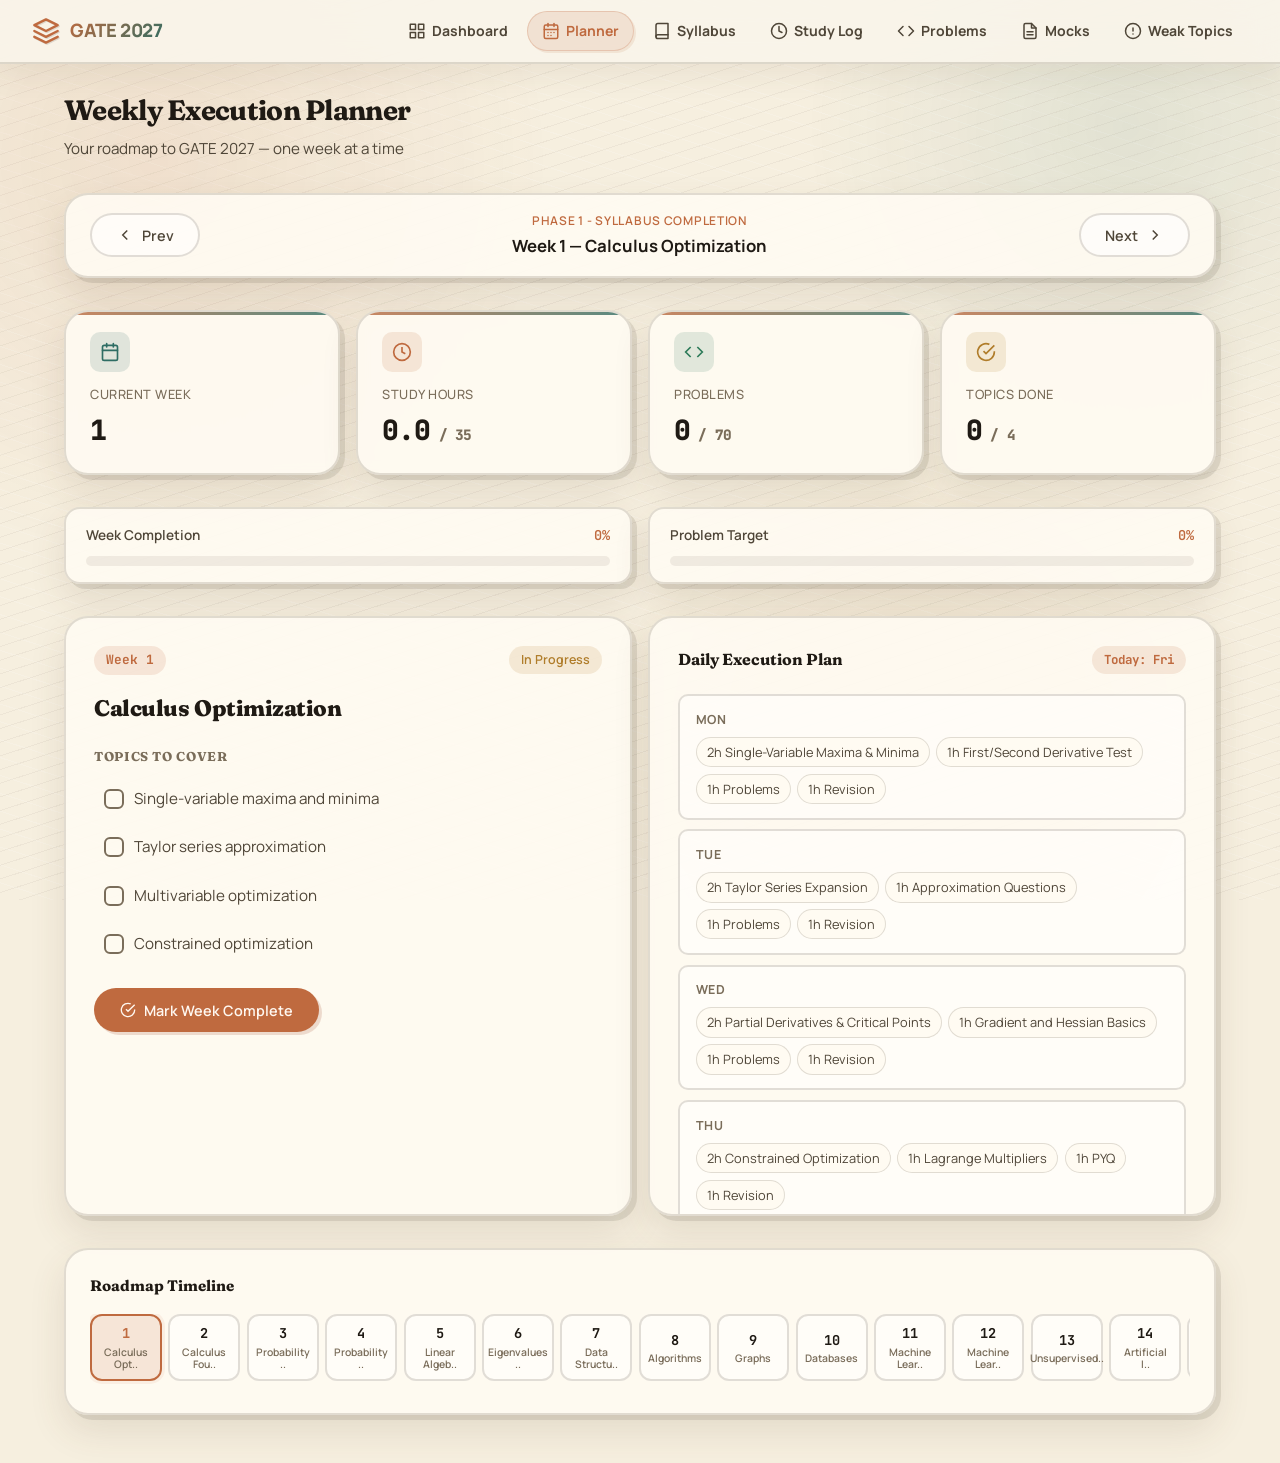
<file: planner.html>
<!DOCTYPE html>
<html lang="en">
<head>
  <meta charset="UTF-8">
  <meta name="viewport" content="width=device-width, initial-scale=1.0">
  <title>Weekly Planner - GATE 2027</title>
  <link rel="stylesheet" href="css/style.css">
</head>
<body>
  <nav class="navbar">
    <a href="index.html" class="navbar-brand">
      <svg viewBox="0 0 24 24" fill="none" stroke="currentColor" stroke-width="2" stroke-linecap="round" stroke-linejoin="round"><path d="M12 2L2 7l10 5 10-5-10-5z"/><path d="M2 17l10 5 10-5"/><path d="M2 12l10 5 10-5"/></svg>
      <span>GATE 2027</span>
    </a>
    <ul class="nav-links" id="navLinks">
      <li><a href="index.html">
        <svg viewBox="0 0 24 24" fill="none" stroke="currentColor" stroke-width="2" stroke-linecap="round" stroke-linejoin="round"><rect x="3" y="3" width="7" height="7"/><rect x="14" y="3" width="7" height="7"/><rect x="3" y="14" width="7" height="7"/><rect x="14" y="14" width="7" height="7"/></svg>
        Dashboard</a></li>
      <li><a href="planner.html" class="active">
        <svg viewBox="0 0 24 24" fill="none" stroke="currentColor" stroke-width="2" stroke-linecap="round" stroke-linejoin="round"><rect x="3" y="4" width="18" height="18" rx="2" ry="2"/><line x1="16" y1="2" x2="16" y2="6"/><line x1="8" y1="2" x2="8" y2="6"/><line x1="3" y1="10" x2="21" y2="10"/><path d="M8 14h.01"/><path d="M12 14h.01"/><path d="M16 14h.01"/><path d="M8 18h.01"/><path d="M12 18h.01"/></svg>
        Planner</a></li>
      <li><a href="syllabus.html">
        <svg viewBox="0 0 24 24" fill="none" stroke="currentColor" stroke-width="2" stroke-linecap="round" stroke-linejoin="round"><path d="M4 19.5A2.5 2.5 0 0 1 6.5 17H20"/><path d="M6.5 2H20v20H6.5A2.5 2.5 0 0 1 4 19.5v-15A2.5 2.5 0 0 1 6.5 2z"/></svg>
        Syllabus</a></li>
      <li><a href="studylog.html">
        <svg viewBox="0 0 24 24" fill="none" stroke="currentColor" stroke-width="2" stroke-linecap="round" stroke-linejoin="round"><circle cx="12" cy="12" r="10"/><polyline points="12 6 12 12 16 14"/></svg>
        Study Log</a></li>
      <li><a href="problems.html">
        <svg viewBox="0 0 24 24" fill="none" stroke="currentColor" stroke-width="2" stroke-linecap="round" stroke-linejoin="round"><polyline points="16 18 22 12 16 6"/><polyline points="8 6 2 12 8 18"/></svg>
        Problems</a></li>
      <li><a href="mocks.html">
        <svg viewBox="0 0 24 24" fill="none" stroke="currentColor" stroke-width="2" stroke-linecap="round" stroke-linejoin="round"><path d="M14 2H6a2 2 0 0 0-2 2v16a2 2 0 0 0 2 2h12a2 2 0 0 0 2-2V8z"/><polyline points="14 2 14 8 20 8"/><line x1="16" y1="13" x2="8" y2="13"/><line x1="16" y1="17" x2="8" y2="17"/></svg>
        Mocks</a></li>
      <li><a href="weaktopics.html">
        <svg viewBox="0 0 24 24" fill="none" stroke="currentColor" stroke-width="2" stroke-linecap="round" stroke-linejoin="round"><circle cx="12" cy="12" r="10"/><line x1="12" y1="8" x2="12" y2="12"/><line x1="12" y1="16" x2="12.01" y2="16"/></svg>
        Weak Topics</a></li>
    </ul>
    <button class="hamburger" id="hamburger" aria-label="Toggle menu">
      <svg viewBox="0 0 24 24" fill="none" stroke="currentColor" stroke-width="2" stroke-linecap="round" stroke-linejoin="round"><line x1="3" y1="12" x2="21" y2="12"/><line x1="3" y1="6" x2="21" y2="6"/><line x1="3" y1="18" x2="21" y2="18"/></svg>
    </button>
  </nav>

  <main class="main-content">
    <div class="page-header animate-in">
      <h1>Weekly Execution Planner</h1>
      <p>Your roadmap to GATE 2027 — one week at a time</p>
    </div>

    <!-- Phase & Week Navigator -->
    <div class="planner-nav animate-in">
      <button class="btn btn-ghost" id="prevWeek" aria-label="Previous week">
        <svg viewBox="0 0 24 24" width="18" height="18" fill="none" stroke="currentColor" stroke-width="2"><polyline points="15 18 9 12 15 6"/></svg>
        Prev
      </button>
      <div class="planner-week-indicator">
        <div class="planner-phase-label" id="phaseLabel"></div>
        <div class="planner-week-label" id="weekLabel"></div>
      </div>
      <button class="btn btn-ghost" id="nextWeek" aria-label="Next week">
        Next
        <svg viewBox="0 0 24 24" width="18" height="18" fill="none" stroke="currentColor" stroke-width="2"><polyline points="9 18 15 12 9 6"/></svg>
      </button>
    </div>

    <!-- Week Status Cards -->
    <div class="stats-grid" style="grid-template-columns: repeat(4, 1fr);">
      <div class="stat-card animate-in">
        <div class="stat-icon blue">
          <svg viewBox="0 0 24 24" fill="none" stroke="currentColor" stroke-width="2" stroke-linecap="round" stroke-linejoin="round"><rect x="3" y="4" width="18" height="18" rx="2"/><line x1="16" y1="2" x2="16" y2="6"/><line x1="8" y1="2" x2="8" y2="6"/><line x1="3" y1="10" x2="21" y2="10"/></svg>
        </div>
        <div class="stat-label">Current Week</div>
        <div class="stat-value" id="currentWeekNum">--</div>
      </div>
      <div class="stat-card animate-in">
        <div class="stat-icon purple">
          <svg viewBox="0 0 24 24" fill="none" stroke="currentColor" stroke-width="2"><circle cx="12" cy="12" r="10"/><path d="M12 6v6l4 2"/></svg>
        </div>
        <div class="stat-label">Study Hours</div>
        <div class="stat-value"><span id="weekHoursDone">0</span><span style="font-size: 0.9rem; color: var(--text-muted);"> / 35</span></div>
      </div>
      <div class="stat-card animate-in">
        <div class="stat-icon green">
          <svg viewBox="0 0 24 24" fill="none" stroke="currentColor" stroke-width="2"><polyline points="16 18 22 12 16 6"/><polyline points="8 6 2 12 8 18"/></svg>
        </div>
        <div class="stat-label">Problems</div>
        <div class="stat-value"><span id="weekProbsDone">0</span><span style="font-size: 0.9rem; color: var(--text-muted);"> / <span id="weekProbsTarget">0</span></span></div>
      </div>
      <div class="stat-card animate-in">
        <div class="stat-icon yellow">
          <svg viewBox="0 0 24 24" fill="none" stroke="currentColor" stroke-width="2"><path d="M22 11.08V12a10 10 0 1 1-5.93-9.14"/><polyline points="22 4 12 14.01 9 11.01"/></svg>
        </div>
        <div class="stat-label">Topics Done</div>
        <div class="stat-value"><span id="weekTopicsDone">0</span><span style="font-size: 0.9rem; color: var(--text-muted);"> / <span id="weekTopicsTotal">0</span></span></div>
      </div>
    </div>

    <!-- Progress Bars -->
    <div class="planner-progress-section animate-in">
      <div class="planner-progress-item">
        <div class="planner-progress-header">
          <span>Week Completion</span>
          <span class="planner-progress-pct" id="weekCompletionPct">0%</span>
        </div>
        <div class="progress-bar-container" style="height: 10px;">
          <div class="progress-bar-fill" id="weekCompletionBar" style="width: 0%"></div>
        </div>
      </div>
      <div class="planner-progress-item">
        <div class="planner-progress-header">
          <span>Problem Target</span>
          <span class="planner-progress-pct" id="probCompletionPct">0%</span>
        </div>
        <div class="progress-bar-container" style="height: 10px;">
          <div class="progress-bar-fill" id="probCompletionBar" style="width: 0%; background: linear-gradient(90deg, #34d399, #38bdf8);"></div>
        </div>
      </div>
    </div>

    <!-- Main Planner Layout -->
    <div class="planner-grid">
      <!-- Focus Card -->
      <div class="planner-focus-card animate-in">
        <div class="planner-focus-header">
          <div class="planner-focus-week" id="focusWeekBadge">Week 1</div>
          <div class="planner-focus-status" id="focusStatus">In Progress</div>
        </div>
        <h2 class="planner-focus-title" id="focusTitle">Loading...</h2>
        <div class="planner-topics-section">
          <h4>Topics to Cover</h4>
          <ul class="planner-topic-list" id="topicChecklist"></ul>
        </div>
        <div class="form-actions" style="margin-top: 1.5rem;">
          <button class="btn btn-primary" id="markCompleteBtn">
            <svg viewBox="0 0 24 24" width="16" height="16" fill="none" stroke="currentColor" stroke-width="2"><path d="M22 11.08V12a10 10 0 1 1-5.93-9.14"/><polyline points="22 4 12 14.01 9 11.01"/></svg>
            Mark Week Complete
          </button>
        </div>
      </div>

      <!-- Daily Execution Plan -->
      <div class="planner-daily-card animate-in">
        <div class="planner-daily-header">
          <h3>Daily Execution Plan</h3>
          <div class="planner-today-badge" id="todayBadge"></div>
        </div>
        <div class="planner-daily-list" id="dailyPlanList"></div>
      </div>
    </div>

    <!-- Week Timeline -->
    <div class="planner-timeline animate-in">
      <h3>Roadmap Timeline</h3>
      <div class="timeline-strip" id="timelineStrip"></div>
    </div>
  </main>

  <div class="toast" id="toast"></div>

  <script src="js/planner.js"></script>
  <script>
    document.getElementById('hamburger').addEventListener('click', function() {
      document.getElementById('navLinks').classList.toggle('open');
    });
  </script>
</body>
</html>
</file>
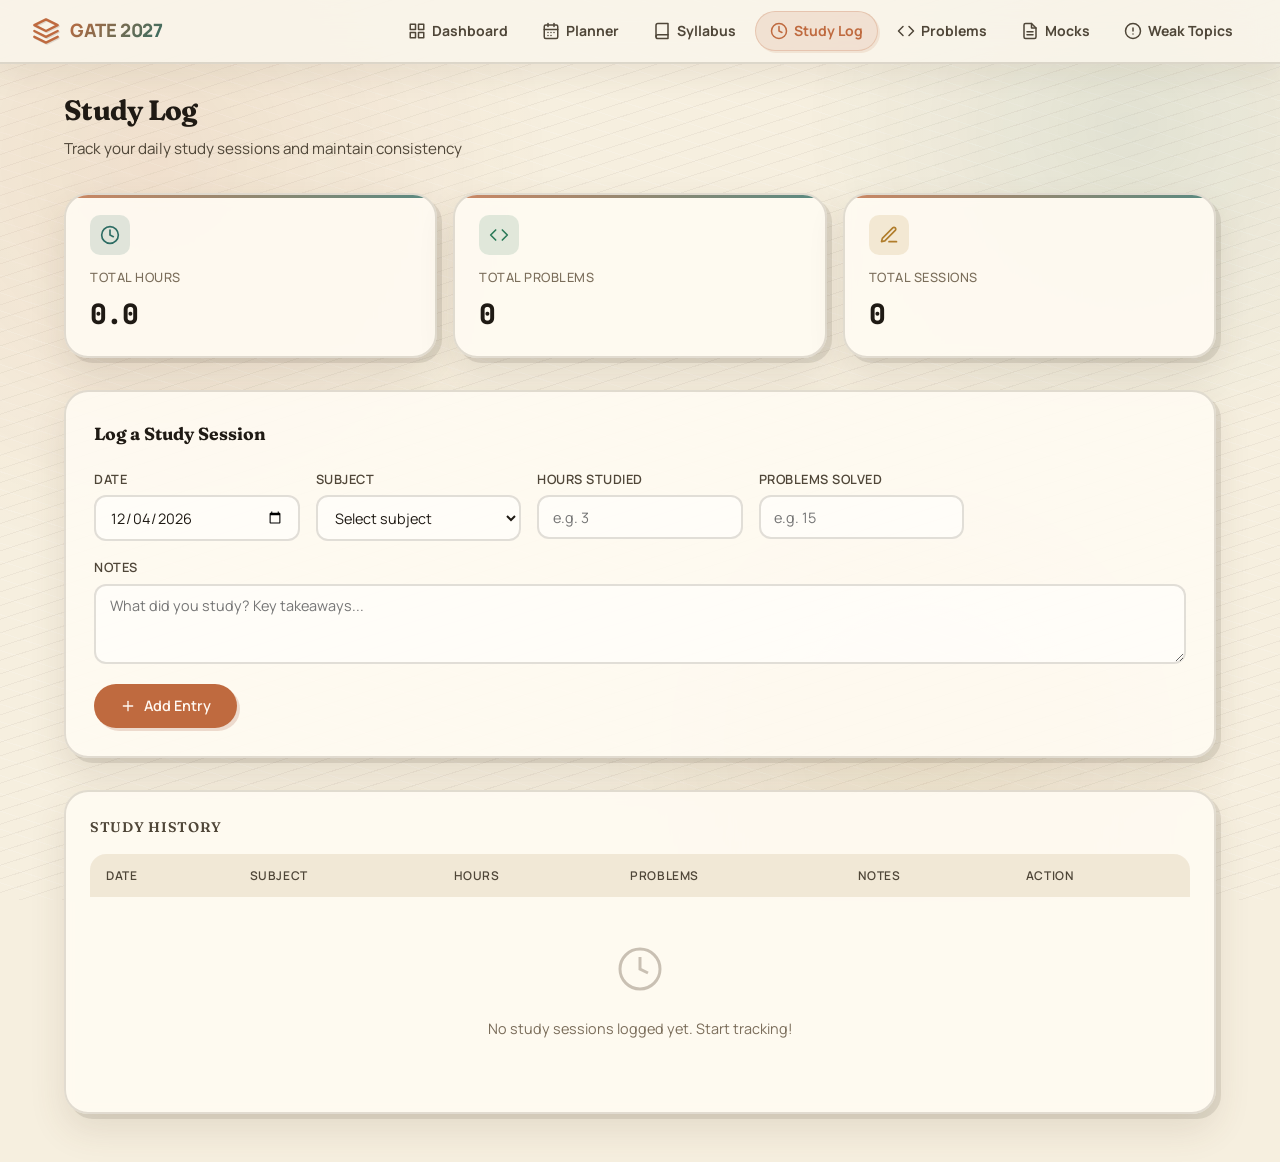
<file: studylog.html>
<!DOCTYPE html>
<html lang="en">
<head>
  <meta charset="UTF-8">
  <meta name="viewport" content="width=device-width, initial-scale=1.0">
  <title>Study Log - GATE 2027</title>
  <link rel="stylesheet" href="css/style.css">
</head>
<body>
  <nav class="navbar">
    <a href="index.html" class="navbar-brand">
      <svg viewBox="0 0 24 24" fill="none" stroke="currentColor" stroke-width="2" stroke-linecap="round" stroke-linejoin="round"><path d="M12 2L2 7l10 5 10-5-10-5z"/><path d="M2 17l10 5 10-5"/><path d="M2 12l10 5 10-5"/></svg>
      <span>GATE 2027</span>
    </a>
    <ul class="nav-links" id="navLinks">
      <li><a href="index.html">
        <svg viewBox="0 0 24 24" fill="none" stroke="currentColor" stroke-width="2" stroke-linecap="round" stroke-linejoin="round"><rect x="3" y="3" width="7" height="7"/><rect x="14" y="3" width="7" height="7"/><rect x="3" y="14" width="7" height="7"/><rect x="14" y="14" width="7" height="7"/></svg>
        Dashboard</a></li>
      <li><a href="planner.html">
        <svg viewBox="0 0 24 24" fill="none" stroke="currentColor" stroke-width="2" stroke-linecap="round" stroke-linejoin="round"><rect x="3" y="4" width="18" height="18" rx="2" ry="2"/><line x1="16" y1="2" x2="16" y2="6"/><line x1="8" y1="2" x2="8" y2="6"/><line x1="3" y1="10" x2="21" y2="10"/><path d="M8 14h.01"/><path d="M12 14h.01"/><path d="M16 14h.01"/><path d="M8 18h.01"/><path d="M12 18h.01"/></svg>
        Planner</a></li>
      <li><a href="syllabus.html">
        <svg viewBox="0 0 24 24" fill="none" stroke="currentColor" stroke-width="2" stroke-linecap="round" stroke-linejoin="round"><path d="M4 19.5A2.5 2.5 0 0 1 6.5 17H20"/><path d="M6.5 2H20v20H6.5A2.5 2.5 0 0 1 4 19.5v-15A2.5 2.5 0 0 1 6.5 2z"/></svg>
        Syllabus</a></li>
      <li><a href="studylog.html" class="active">
        <svg viewBox="0 0 24 24" fill="none" stroke="currentColor" stroke-width="2" stroke-linecap="round" stroke-linejoin="round"><circle cx="12" cy="12" r="10"/><polyline points="12 6 12 12 16 14"/></svg>
        Study Log</a></li>
      <li><a href="problems.html">
        <svg viewBox="0 0 24 24" fill="none" stroke="currentColor" stroke-width="2" stroke-linecap="round" stroke-linejoin="round"><polyline points="16 18 22 12 16 6"/><polyline points="8 6 2 12 8 18"/></svg>
        Problems</a></li>
      <li><a href="mocks.html">
        <svg viewBox="0 0 24 24" fill="none" stroke="currentColor" stroke-width="2" stroke-linecap="round" stroke-linejoin="round"><path d="M14 2H6a2 2 0 0 0-2 2v16a2 2 0 0 0 2 2h12a2 2 0 0 0 2-2V8z"/><polyline points="14 2 14 8 20 8"/><line x1="16" y1="13" x2="8" y2="13"/><line x1="16" y1="17" x2="8" y2="17"/></svg>
        Mocks</a></li>
      <li><a href="weaktopics.html">
        <svg viewBox="0 0 24 24" fill="none" stroke="currentColor" stroke-width="2" stroke-linecap="round" stroke-linejoin="round"><circle cx="12" cy="12" r="10"/><line x1="12" y1="8" x2="12" y2="12"/><line x1="12" y1="16" x2="12.01" y2="16"/></svg>
        Weak Topics</a></li>
    </ul>
    <button class="hamburger" id="hamburger" aria-label="Toggle menu">
      <svg viewBox="0 0 24 24" fill="none" stroke="currentColor" stroke-width="2" stroke-linecap="round" stroke-linejoin="round"><line x1="3" y1="12" x2="21" y2="12"/><line x1="3" y1="6" x2="21" y2="6"/><line x1="3" y1="18" x2="21" y2="18"/></svg>
    </button>
  </nav>

  <main class="main-content">
    <div class="page-header animate-in">
      <h1>Study Log</h1>
      <p>Track your daily study sessions and maintain consistency</p>
    </div>

    <div class="stats-grid" style="grid-template-columns: repeat(3, 1fr);">
      <div class="stat-card animate-in">
        <div class="stat-icon blue">
          <svg viewBox="0 0 24 24" fill="none" stroke="currentColor" stroke-width="2" stroke-linecap="round" stroke-linejoin="round"><circle cx="12" cy="12" r="10"/><polyline points="12 6 12 12 16 14"/></svg>
        </div>
        <div class="stat-label">Total Hours</div>
        <div class="stat-value" id="totalHours">0</div>
      </div>
      <div class="stat-card animate-in">
        <div class="stat-icon green">
          <svg viewBox="0 0 24 24" fill="none" stroke="currentColor" stroke-width="2" stroke-linecap="round" stroke-linejoin="round"><polyline points="16 18 22 12 16 6"/><polyline points="8 6 2 12 8 18"/></svg>
        </div>
        <div class="stat-label">Total Problems</div>
        <div class="stat-value" id="totalProblems">0</div>
      </div>
      <div class="stat-card animate-in">
        <div class="stat-icon yellow">
          <svg viewBox="0 0 24 24" fill="none" stroke="currentColor" stroke-width="2" stroke-linecap="round" stroke-linejoin="round"><path d="M12 20h9"/><path d="M16.5 3.5a2.121 2.121 0 0 1 3 3L7 19l-4 1 1-4 12.5-12.5z"/></svg>
        </div>
        <div class="stat-label">Total Sessions</div>
        <div class="stat-value" id="totalSessions">0</div>
      </div>
    </div>

    <div class="form-card animate-in">
      <h3>Log a Study Session</h3>
      <form id="studyForm">
        <div class="form-grid">
          <div class="form-group">
            <label for="logDate">Date</label>
            <input type="date" id="logDate" required>
          </div>
          <div class="form-group">
            <label for="logSubject">Subject</label>
            <select id="logSubject" required>
              <option value="">Select subject</option>
              <option value="Probability & Statistics">Probability & Statistics</option>
              <option value="Linear Algebra">Linear Algebra</option>
              <option value="Calculus & Optimization">Calculus & Optimization</option>
              <option value="Programming, DSA">Programming, DSA</option>
              <option value="DBMS & Warehousing">DBMS & Warehousing</option>
              <option value="Machine Learning">Machine Learning</option>
              <option value="Artificial Intelligence">Artificial Intelligence</option>
            </select>
          </div>
          <div class="form-group">
            <label for="logHours">Hours Studied</label>
            <input type="number" id="logHours" min="0" max="24" step="0.5" placeholder="e.g. 3" required>
          </div>
          <div class="form-group">
            <label for="logProblems">Problems Solved</label>
            <input type="number" id="logProblems" min="0" placeholder="e.g. 15" required>
          </div>
          <div class="form-group full-width">
            <label for="logNotes">Notes</label>
            <textarea id="logNotes" placeholder="What did you study? Key takeaways..."></textarea>
          </div>
        </div>
        <div class="form-actions">
          <button type="submit" class="btn btn-primary">
            <svg viewBox="0 0 24 24" width="16" height="16" fill="none" stroke="currentColor" stroke-width="2" stroke-linecap="round" stroke-linejoin="round"><line x1="12" y1="5" x2="12" y2="19"/><line x1="5" y1="12" x2="19" y2="12"/></svg>
            Add Entry
          </button>
        </div>
      </form>
    </div>

    <div class="card animate-in">
      <div class="card-header">
        <h3 class="card-title">Study History</h3>
      </div>
      <div class="table-wrapper">
        <table>
          <thead>
            <tr>
              <th>Date</th>
              <th>Subject</th>
              <th>Hours</th>
              <th>Problems</th>
              <th>Notes</th>
              <th>Action</th>
            </tr>
          </thead>
          <tbody id="logTableBody">
          </tbody>
        </table>
        <div class="empty-state" id="emptyState">
          <svg viewBox="0 0 24 24" fill="none" stroke="currentColor" stroke-width="1.5"><circle cx="12" cy="12" r="10"/><polyline points="12 6 12 12 16 14"/></svg>
          <p>No study sessions logged yet. Start tracking!</p>
        </div>
      </div>
    </div>
  </main>

  <div class="toast" id="toast"></div>

  <script src="js/studylog.js"></script>
  <script>
    document.getElementById('hamburger').addEventListener('click', function() {
      document.getElementById('navLinks').classList.toggle('open');
    });
  </script>
</body>
</html>
</file>
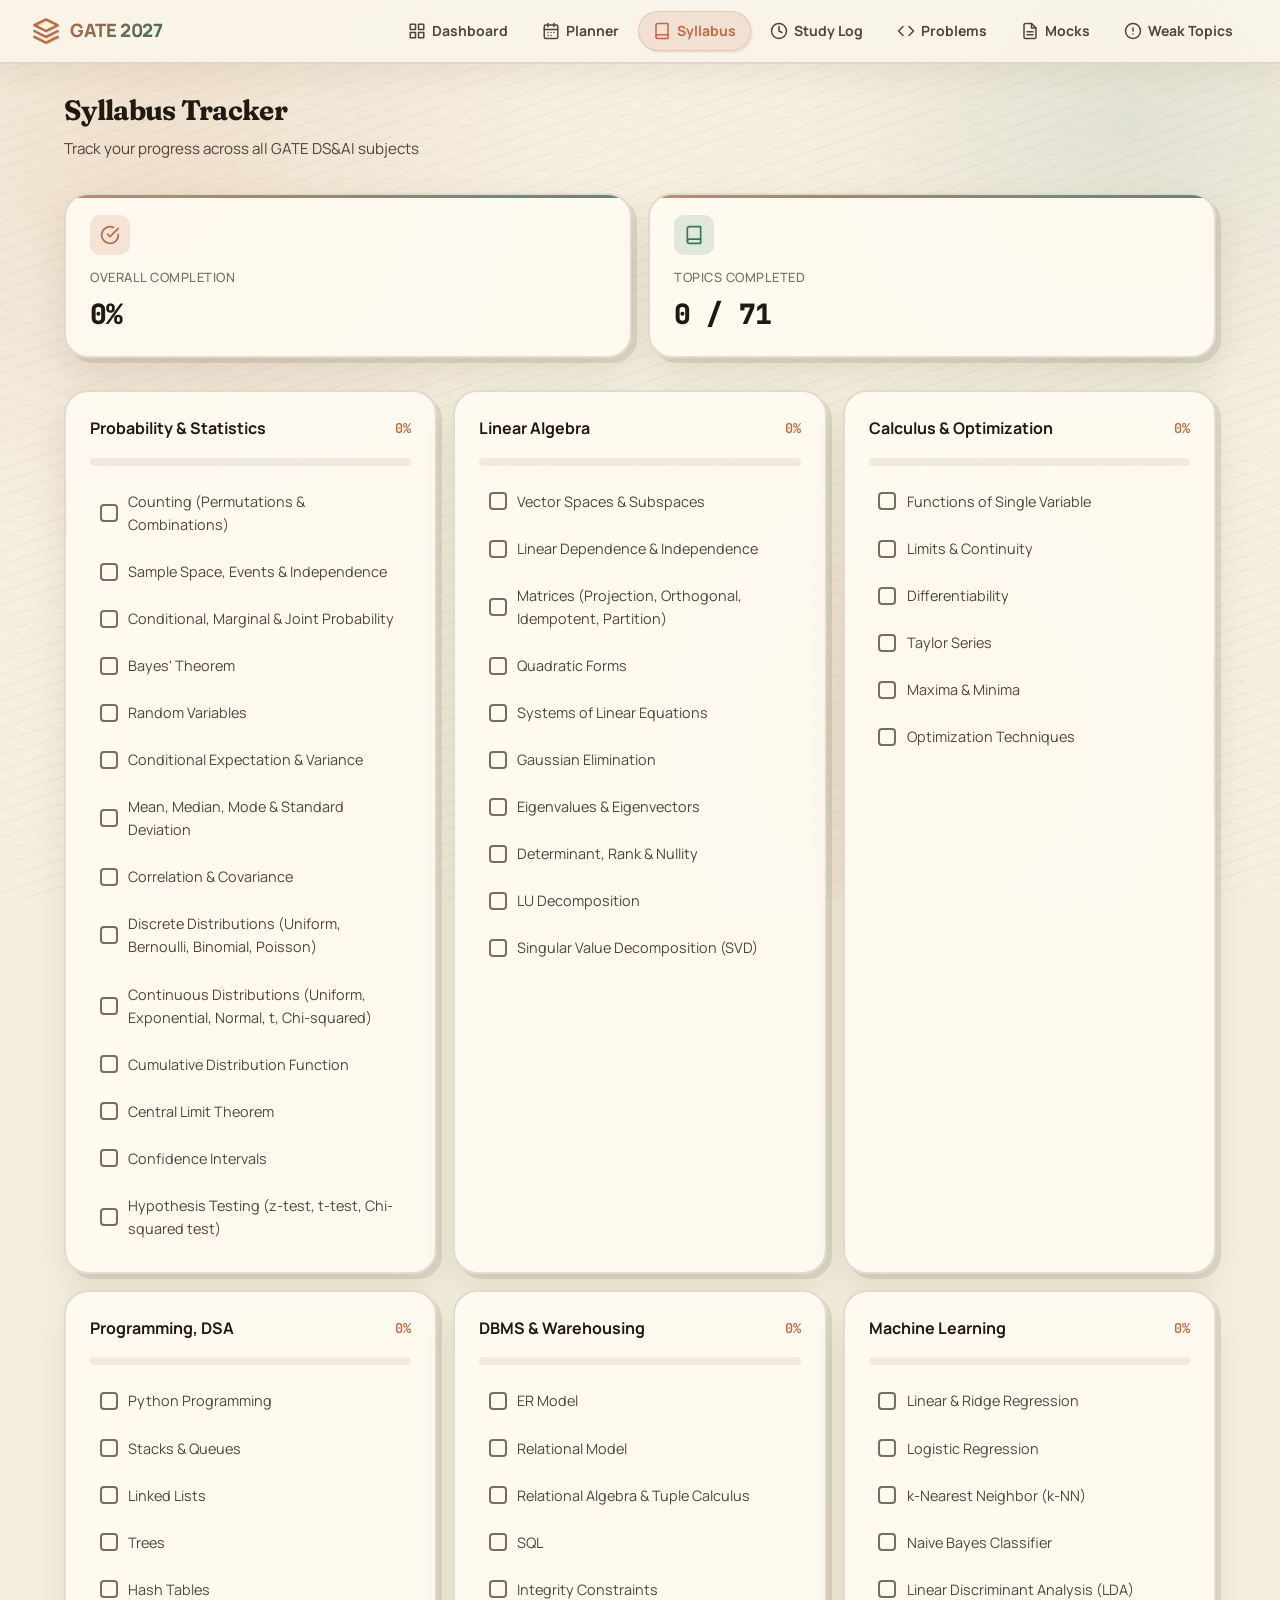
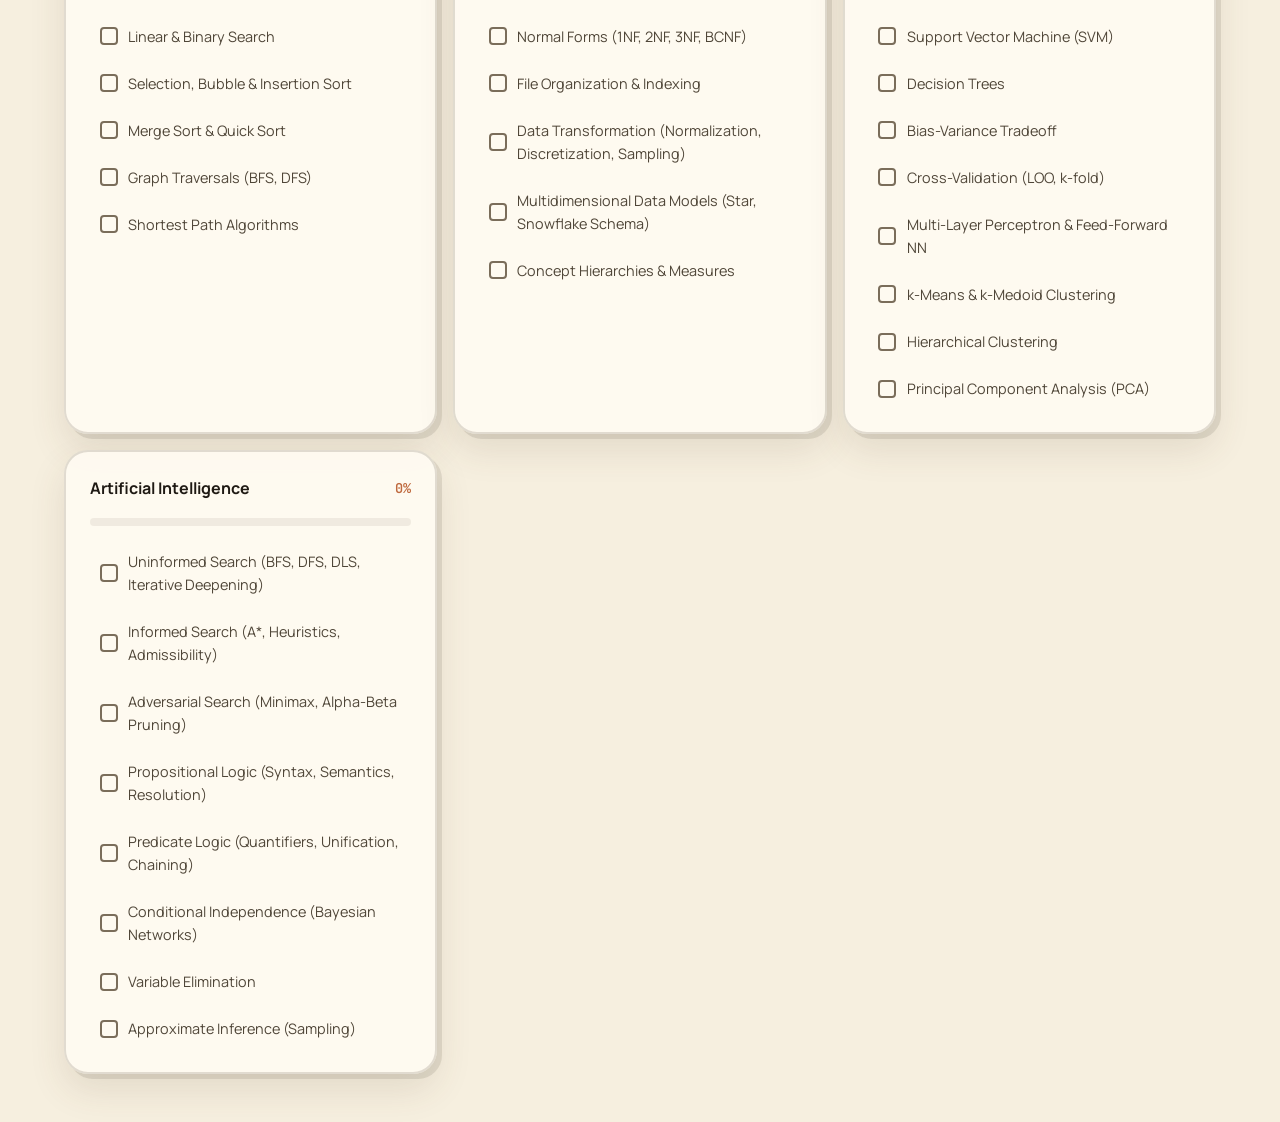
<file: syllabus.html>
<!DOCTYPE html>
<html lang="en">
<head>
  <meta charset="UTF-8">
  <meta name="viewport" content="width=device-width, initial-scale=1.0">
  <title>Syllabus Tracker - GATE 2027</title>
  <link rel="stylesheet" href="css/style.css">
</head>
<body>
  <nav class="navbar">
    <a href="index.html" class="navbar-brand">
      <svg viewBox="0 0 24 24" fill="none" stroke="currentColor" stroke-width="2" stroke-linecap="round" stroke-linejoin="round"><path d="M12 2L2 7l10 5 10-5-10-5z"/><path d="M2 17l10 5 10-5"/><path d="M2 12l10 5 10-5"/></svg>
      <span>GATE 2027</span>
    </a>
    <ul class="nav-links" id="navLinks">
      <li><a href="index.html">
        <svg viewBox="0 0 24 24" fill="none" stroke="currentColor" stroke-width="2" stroke-linecap="round" stroke-linejoin="round"><rect x="3" y="3" width="7" height="7"/><rect x="14" y="3" width="7" height="7"/><rect x="3" y="14" width="7" height="7"/><rect x="14" y="14" width="7" height="7"/></svg>
        Dashboard</a></li>
      <li><a href="planner.html">
        <svg viewBox="0 0 24 24" fill="none" stroke="currentColor" stroke-width="2" stroke-linecap="round" stroke-linejoin="round"><rect x="3" y="4" width="18" height="18" rx="2" ry="2"/><line x1="16" y1="2" x2="16" y2="6"/><line x1="8" y1="2" x2="8" y2="6"/><line x1="3" y1="10" x2="21" y2="10"/><path d="M8 14h.01"/><path d="M12 14h.01"/><path d="M16 14h.01"/><path d="M8 18h.01"/><path d="M12 18h.01"/></svg>
        Planner</a></li>
      <li><a href="syllabus.html" class="active">
        <svg viewBox="0 0 24 24" fill="none" stroke="currentColor" stroke-width="2" stroke-linecap="round" stroke-linejoin="round"><path d="M4 19.5A2.5 2.5 0 0 1 6.5 17H20"/><path d="M6.5 2H20v20H6.5A2.5 2.5 0 0 1 4 19.5v-15A2.5 2.5 0 0 1 6.5 2z"/></svg>
        Syllabus</a></li>
      <li><a href="studylog.html">
        <svg viewBox="0 0 24 24" fill="none" stroke="currentColor" stroke-width="2" stroke-linecap="round" stroke-linejoin="round"><circle cx="12" cy="12" r="10"/><polyline points="12 6 12 12 16 14"/></svg>
        Study Log</a></li>
      <li><a href="problems.html">
        <svg viewBox="0 0 24 24" fill="none" stroke="currentColor" stroke-width="2" stroke-linecap="round" stroke-linejoin="round"><polyline points="16 18 22 12 16 6"/><polyline points="8 6 2 12 8 18"/></svg>
        Problems</a></li>
      <li><a href="mocks.html">
        <svg viewBox="0 0 24 24" fill="none" stroke="currentColor" stroke-width="2" stroke-linecap="round" stroke-linejoin="round"><path d="M14 2H6a2 2 0 0 0-2 2v16a2 2 0 0 0 2 2h12a2 2 0 0 0 2-2V8z"/><polyline points="14 2 14 8 20 8"/><line x1="16" y1="13" x2="8" y2="13"/><line x1="16" y1="17" x2="8" y2="17"/></svg>
        Mocks</a></li>
      <li><a href="weaktopics.html">
        <svg viewBox="0 0 24 24" fill="none" stroke="currentColor" stroke-width="2" stroke-linecap="round" stroke-linejoin="round"><circle cx="12" cy="12" r="10"/><line x1="12" y1="8" x2="12" y2="12"/><line x1="12" y1="16" x2="12.01" y2="16"/></svg>
        Weak Topics</a></li>
    </ul>
    <button class="hamburger" id="hamburger" aria-label="Toggle menu">
      <svg viewBox="0 0 24 24" fill="none" stroke="currentColor" stroke-width="2" stroke-linecap="round" stroke-linejoin="round"><line x1="3" y1="12" x2="21" y2="12"/><line x1="3" y1="6" x2="21" y2="6"/><line x1="3" y1="18" x2="21" y2="18"/></svg>
    </button>
  </nav>

  <main class="main-content">
    <div class="page-header animate-in">
      <h1>Syllabus Tracker</h1>
      <p>Track your progress across all GATE DS&AI subjects</p>
    </div>

    <div class="stats-grid" style="grid-template-columns: repeat(2, 1fr); margin-bottom: 2rem;">
      <div class="stat-card animate-in">
        <div class="stat-icon purple">
          <svg viewBox="0 0 24 24" fill="none" stroke="currentColor" stroke-width="2" stroke-linecap="round" stroke-linejoin="round"><path d="M22 11.08V12a10 10 0 1 1-5.93-9.14"/><polyline points="22 4 12 14.01 9 11.01"/></svg>
        </div>
        <div class="stat-label">Overall Completion</div>
        <div class="stat-value" id="overallPercent">0%</div>
      </div>
      <div class="stat-card animate-in">
        <div class="stat-icon green">
          <svg viewBox="0 0 24 24" fill="none" stroke="currentColor" stroke-width="2" stroke-linecap="round" stroke-linejoin="round"><path d="M4 19.5A2.5 2.5 0 0 1 6.5 17H20"/><path d="M6.5 2H20v20H6.5A2.5 2.5 0 0 1 4 19.5v-15A2.5 2.5 0 0 1 6.5 2z"/></svg>
        </div>
        <div class="stat-label">Topics Completed</div>
        <div class="stat-value" id="topicsCompleted">0 / 0</div>
      </div>
    </div>

    <div class="syllabus-grid" id="syllabusGrid"></div>
  </main>

  <div class="toast" id="toast"></div>

  <script src="js/syllabus.js"></script>
  <script>
    document.getElementById('hamburger').addEventListener('click', function() {
      document.getElementById('navLinks').classList.toggle('open');
    });
  </script>
</body>
</html>
</file>
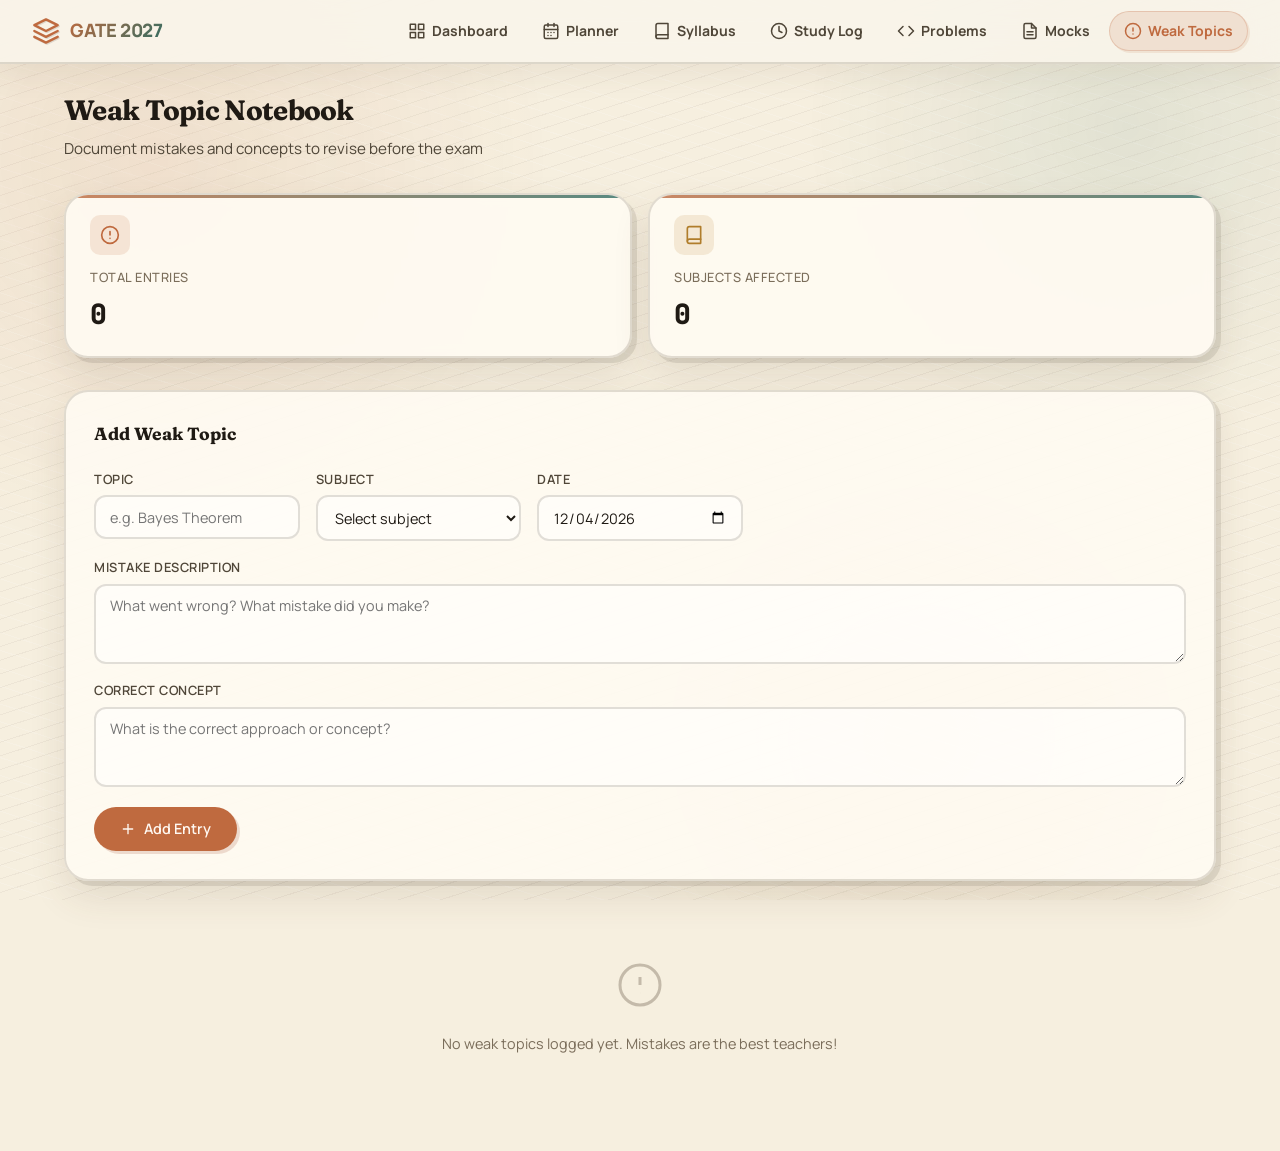
<file: weaktopics.html>
<!DOCTYPE html>
<html lang="en">
<head>
  <meta charset="UTF-8">
  <meta name="viewport" content="width=device-width, initial-scale=1.0">
  <title>Weak Topics - GATE 2027</title>
  <link rel="stylesheet" href="css/style.css">
</head>
<body>
  <nav class="navbar">
    <a href="index.html" class="navbar-brand">
      <svg viewBox="0 0 24 24" fill="none" stroke="currentColor" stroke-width="2" stroke-linecap="round" stroke-linejoin="round"><path d="M12 2L2 7l10 5 10-5-10-5z"/><path d="M2 17l10 5 10-5"/><path d="M2 12l10 5 10-5"/></svg>
      <span>GATE 2027</span>
    </a>
    <ul class="nav-links" id="navLinks">
      <li><a href="index.html">
        <svg viewBox="0 0 24 24" fill="none" stroke="currentColor" stroke-width="2" stroke-linecap="round" stroke-linejoin="round"><rect x="3" y="3" width="7" height="7"/><rect x="14" y="3" width="7" height="7"/><rect x="3" y="14" width="7" height="7"/><rect x="14" y="14" width="7" height="7"/></svg>
        Dashboard</a></li>
      <li><a href="planner.html">
        <svg viewBox="0 0 24 24" fill="none" stroke="currentColor" stroke-width="2" stroke-linecap="round" stroke-linejoin="round"><rect x="3" y="4" width="18" height="18" rx="2" ry="2"/><line x1="16" y1="2" x2="16" y2="6"/><line x1="8" y1="2" x2="8" y2="6"/><line x1="3" y1="10" x2="21" y2="10"/><path d="M8 14h.01"/><path d="M12 14h.01"/><path d="M16 14h.01"/><path d="M8 18h.01"/><path d="M12 18h.01"/></svg>
        Planner</a></li>
      <li><a href="syllabus.html">
        <svg viewBox="0 0 24 24" fill="none" stroke="currentColor" stroke-width="2" stroke-linecap="round" stroke-linejoin="round"><path d="M4 19.5A2.5 2.5 0 0 1 6.5 17H20"/><path d="M6.5 2H20v20H6.5A2.5 2.5 0 0 1 4 19.5v-15A2.5 2.5 0 0 1 6.5 2z"/></svg>
        Syllabus</a></li>
      <li><a href="studylog.html">
        <svg viewBox="0 0 24 24" fill="none" stroke="currentColor" stroke-width="2" stroke-linecap="round" stroke-linejoin="round"><circle cx="12" cy="12" r="10"/><polyline points="12 6 12 12 16 14"/></svg>
        Study Log</a></li>
      <li><a href="problems.html">
        <svg viewBox="0 0 24 24" fill="none" stroke="currentColor" stroke-width="2" stroke-linecap="round" stroke-linejoin="round"><polyline points="16 18 22 12 16 6"/><polyline points="8 6 2 12 8 18"/></svg>
        Problems</a></li>
      <li><a href="mocks.html">
        <svg viewBox="0 0 24 24" fill="none" stroke="currentColor" stroke-width="2" stroke-linecap="round" stroke-linejoin="round"><path d="M14 2H6a2 2 0 0 0-2 2v16a2 2 0 0 0 2 2h12a2 2 0 0 0 2-2V8z"/><polyline points="14 2 14 8 20 8"/><line x1="16" y1="13" x2="8" y2="13"/><line x1="16" y1="17" x2="8" y2="17"/></svg>
        Mocks</a></li>
      <li><a href="weaktopics.html" class="active">
        <svg viewBox="0 0 24 24" fill="none" stroke="currentColor" stroke-width="2" stroke-linecap="round" stroke-linejoin="round"><circle cx="12" cy="12" r="10"/><line x1="12" y1="8" x2="12" y2="12"/><line x1="12" y1="16" x2="12.01" y2="16"/></svg>
        Weak Topics</a></li>
    </ul>
    <button class="hamburger" id="hamburger" aria-label="Toggle menu">
      <svg viewBox="0 0 24 24" fill="none" stroke="currentColor" stroke-width="2" stroke-linecap="round" stroke-linejoin="round"><line x1="3" y1="12" x2="21" y2="12"/><line x1="3" y1="6" x2="21" y2="6"/><line x1="3" y1="18" x2="21" y2="18"/></svg>
    </button>
  </nav>

  <main class="main-content">
    <div class="page-header animate-in">
      <h1>Weak Topic Notebook</h1>
      <p>Document mistakes and concepts to revise before the exam</p>
    </div>

    <div class="stats-grid" style="grid-template-columns: repeat(2, 1fr);">
      <div class="stat-card animate-in">
        <div class="stat-icon purple">
          <svg viewBox="0 0 24 24" fill="none" stroke="currentColor" stroke-width="2" stroke-linecap="round" stroke-linejoin="round"><circle cx="12" cy="12" r="10"/><line x1="12" y1="8" x2="12" y2="12"/><line x1="12" y1="16" x2="12.01" y2="16"/></svg>
        </div>
        <div class="stat-label">Total Entries</div>
        <div class="stat-value" id="totalEntries">0</div>
      </div>
      <div class="stat-card animate-in">
        <div class="stat-icon yellow">
          <svg viewBox="0 0 24 24" fill="none" stroke="currentColor" stroke-width="2" stroke-linecap="round" stroke-linejoin="round"><path d="M4 19.5A2.5 2.5 0 0 1 6.5 17H20"/><path d="M6.5 2H20v20H6.5A2.5 2.5 0 0 1 4 19.5v-15A2.5 2.5 0 0 1 6.5 2z"/></svg>
        </div>
        <div class="stat-label">Subjects Affected</div>
        <div class="stat-value" id="subjectsAffected">0</div>
      </div>
    </div>

    <div class="form-card animate-in">
      <h3>Add Weak Topic</h3>
      <form id="weakForm">
        <div class="form-grid">
          <div class="form-group">
            <label for="weakTopic">Topic</label>
            <input type="text" id="weakTopic" placeholder="e.g. Bayes Theorem" required>
          </div>
          <div class="form-group">
            <label for="weakSubject">Subject</label>
            <select id="weakSubject" required>
              <option value="">Select subject</option>
              <option value="Probability & Statistics">Probability & Statistics</option>
              <option value="Linear Algebra">Linear Algebra</option>
              <option value="Calculus & Optimization">Calculus & Optimization</option>
              <option value="Programming, DSA">Programming, DSA</option>
              <option value="DBMS & Warehousing">DBMS & Warehousing</option>
              <option value="Machine Learning">Machine Learning</option>
              <option value="Artificial Intelligence">Artificial Intelligence</option>
            </select>
          </div>
          <div class="form-group">
            <label for="weakDate">Date</label>
            <input type="date" id="weakDate" required>
          </div>
          <div class="form-group full-width">
            <label for="weakMistake">Mistake Description</label>
            <textarea id="weakMistake" placeholder="What went wrong? What mistake did you make?" required></textarea>
          </div>
          <div class="form-group full-width">
            <label for="weakCorrect">Correct Concept</label>
            <textarea id="weakCorrect" placeholder="What is the correct approach or concept?" required></textarea>
          </div>
        </div>
        <div class="form-actions">
          <button type="submit" class="btn btn-primary">
            <svg viewBox="0 0 24 24" width="16" height="16" fill="none" stroke="currentColor" stroke-width="2" stroke-linecap="round" stroke-linejoin="round"><line x1="12" y1="5" x2="12" y2="19"/><line x1="5" y1="12" x2="19" y2="12"/></svg>
            Add Entry
          </button>
        </div>
      </form>
    </div>

    <div class="mistake-list" id="mistakeList">
      <div class="empty-state" id="emptyState">
        <svg viewBox="0 0 24 24" fill="none" stroke="currentColor" stroke-width="1.5"><circle cx="12" cy="12" r="10"/><line x1="12" y1="8" x2="12" y2="12"/><line x1="12" y1="16" x2="12.01" y2="16"/></svg>
        <p>No weak topics logged yet. Mistakes are the best teachers!</p>
      </div>
    </div>
  </main>

  <div class="toast" id="toast"></div>

  <script src="js/weaktopics.js"></script>
  <script>
    document.getElementById('hamburger').addEventListener('click', function() {
      document.getElementById('navLinks').classList.toggle('open');
    });
  </script>
</body>
</html>
</file>
<file: css/style.css>
@import url('https://fonts.googleapis.com/css2?family=Fraunces:opsz,wght@9..144,600;9..144,700;9..144,800&family=Manrope:wght@400;500;600;700;800&family=JetBrains+Mono:wght@400;500;600&display=swap');

:root {
  --bg-primary: #f6efdf;
  --bg-secondary: rgba(255, 251, 242, 0.9);
  --bg-tertiary: #eadfc8;
  --accent: #bf6a3f;
  --accent-strong: #99512f;
  --accent-hover: #a85a34;
  --accent-secondary: #2e6d64;
  --accent-muted: rgba(191, 106, 63, 0.14);
  --success: #2f7c5a;
  --warning: #b07d2b;
  --danger: #b14b3f;
  --text-primary: #1f1a14;
  --text-secondary: #4f4638;
  --text-muted: #7a6d5a;
  --border: #463829;
  --border-soft: rgba(70, 56, 41, 0.16);
  --paper-line: rgba(70, 56, 41, 0.07);
  --shadow: 0 16px 36px rgba(87, 67, 40, 0.12);
  --shadow-lg: 0 22px 44px rgba(87, 67, 40, 0.18);
  --edge-shadow: 5px 5px 0 rgba(70, 56, 41, 0.12);
  --radius: 16px;
  --radius-lg: 24px;
  --transition: 200ms ease;
}

*, *::before, *::after {
  margin: 0;
  padding: 0;
  box-sizing: border-box;
}

html {
  scroll-behavior: smooth;
}

body {
  font-family: 'Manrope', -apple-system, sans-serif;
  background: var(--bg-primary);
  color: var(--text-primary);
  line-height: 1.6;
  min-height: 100vh;
  -webkit-font-smoothing: antialiased;
  position: relative;
  overflow-x: hidden;
}

body::before,
body::after {
  content: '';
  position: fixed;
  inset: 0;
  pointer-events: none;
}

body::before {
  background:
    radial-gradient(circle at 12% 18%, rgba(191, 106, 63, 0.16), transparent 30%),
    radial-gradient(circle at 88% 14%, rgba(46, 109, 100, 0.14), transparent 24%),
    radial-gradient(circle at 72% 82%, rgba(176, 125, 43, 0.12), transparent 28%),
    repeating-linear-gradient(-18deg, transparent 0 12px, var(--paper-line) 12px 13px),
    repeating-linear-gradient(18deg, transparent 0 16px, rgba(255, 255, 255, 0.22) 16px 17px);
  opacity: 0.7;
}

body::after {
  background-image:
    radial-gradient(rgba(70, 56, 41, 0.08) 0.6px, transparent 0.6px),
    radial-gradient(rgba(255, 255, 255, 0.45) 0.6px, transparent 0.6px);
  background-position: 0 0, 13px 13px;
  background-size: 26px 26px;
  mix-blend-mode: multiply;
  opacity: 0.22;
}

h1, h2, h3, h4, h5, h6 {
  font-family: 'Fraunces', Georgia, serif;
  font-variation-settings: 'SOFT' 50, 'WONK' 1;
}

/* ═══════════════ NAVBAR ═══════════════ */

.navbar {
  position: fixed;
  top: 0;
  left: 0;
  right: 0;
  z-index: 100;
  background: rgba(250, 245, 235, 0.88);
  backdrop-filter: blur(14px);
  -webkit-backdrop-filter: blur(14px);
  border-bottom: 2px solid var(--border-soft);
  padding: 0 2rem;
  height: 64px;
  display: flex;
  align-items: center;
  justify-content: space-between;
  box-shadow: 0 10px 30px rgba(87, 67, 40, 0.08);
}

.navbar-brand {
  display: flex;
  align-items: center;
  gap: 10px;
  text-decoration: none;
  font-weight: 800;
  font-size: 1.15rem;
  color: var(--text-primary);
  letter-spacing: -0.02em;
}

.navbar-brand svg {
  width: 28px;
  height: 28px;
  color: var(--accent);
  filter: drop-shadow(1px 1px 0 rgba(70, 56, 41, 0.15));
}

.navbar-brand span {
  background: linear-gradient(135deg, var(--accent), var(--accent-secondary));
  -webkit-background-clip: text;
  -webkit-text-fill-color: transparent;
  background-clip: text;
}

.nav-links {
  display: flex;
  gap: 4px;
  list-style: none;
}

.nav-links a {
  display: flex;
  align-items: center;
  gap: 6px;
  padding: 8px 14px;
  border-radius: 999px;
  text-decoration: none;
  color: var(--text-secondary);
  font-size: 0.875rem;
  font-weight: 700;
  transition: all var(--transition);
  cursor: pointer;
  border: 1px solid transparent;
}

.nav-links a:hover {
  color: var(--text-primary);
  background: rgba(255, 255, 255, 0.72);
  border-color: var(--border-soft);
  transform: translateY(-1px) rotate(-0.4deg);
}

.nav-links a.active {
  color: var(--accent);
  background: var(--accent-muted);
  border-color: rgba(191, 106, 63, 0.24);
  box-shadow: 2px 2px 0 rgba(191, 106, 63, 0.12);
}

.nav-links a svg {
  width: 18px;
  height: 18px;
}

.hamburger {
  display: none;
  background: none;
  border: none;
  color: var(--text-primary);
  cursor: pointer;
  padding: 8px;
}

.hamburger svg {
  width: 24px;
  height: 24px;
}

/* ═══════════════ MAIN LAYOUT ═══════════════ */

.main-content {
  padding-top: 88px;
  padding-bottom: 3rem;
  max-width: 1200px;
  margin: 0 auto;
  padding-left: 1.5rem;
  padding-right: 1.5rem;
}

.page-header {
  margin-bottom: 2rem;
}

.page-header h1 {
  font-size: 1.75rem;
  font-weight: 700;
  letter-spacing: -0.025em;
  margin-bottom: 0.25rem;
}

.page-header p {
  color: var(--text-secondary);
  font-size: 0.95rem;
}

/* ═══════════════ CARDS ═══════════════ */

.card {
  background: var(--bg-secondary);
  border: 2px solid var(--border-soft);
  border-radius: var(--radius-lg);
  padding: 1.5rem;
  transition: all var(--transition);
  box-shadow: var(--edge-shadow), var(--shadow);
  backdrop-filter: blur(6px);
}

.card:hover {
  border-color: rgba(191, 106, 63, 0.3);
  box-shadow: var(--shadow);
}

.card-header {
  display: flex;
  align-items: center;
  justify-content: space-between;
  margin-bottom: 1rem;
}

.card-title {
  font-size: 0.875rem;
  font-weight: 600;
  color: var(--text-secondary);
  text-transform: uppercase;
  letter-spacing: 0.05em;
}

/* ═══════════════ STAT CARDS ═══════════════ */

.stats-grid {
  display: grid;
  grid-template-columns: repeat(4, 1fr);
  gap: 1rem;
  margin-bottom: 2rem;
}

.stat-card {
  background: var(--bg-secondary);
  border: 2px solid var(--border-soft);
  border-radius: var(--radius-lg);
  padding: 1.25rem 1.5rem;
  transition: all var(--transition);
  position: relative;
  overflow: hidden;
  box-shadow: var(--edge-shadow), var(--shadow);
  backdrop-filter: blur(6px);
}

.stat-card::before {
  content: '';
  position: absolute;
  top: 0;
  left: 0;
  right: 0;
  height: 3px;
  background: linear-gradient(90deg, var(--accent), var(--accent-secondary));
  opacity: 0.8;
  transition: opacity var(--transition);
}

.stat-card:hover {
  border-color: rgba(191, 106, 63, 0.32);
  transform: translateY(-3px) rotate(-0.35deg);
  box-shadow: var(--shadow);
}

.stat-icon {
  width: 40px;
  height: 40px;
  border-radius: 10px;
  display: flex;
  align-items: center;
  justify-content: center;
  margin-bottom: 0.75rem;
}

.stat-icon svg {
  width: 20px;
  height: 20px;
}

.stat-icon.blue { background: rgba(46, 109, 100, 0.14); color: var(--accent-secondary); }
.stat-icon.green { background: rgba(47, 124, 90, 0.14); color: var(--success); }
.stat-icon.yellow { background: rgba(176, 125, 43, 0.14); color: var(--warning); }
.stat-icon.purple { background: rgba(191, 106, 63, 0.14); color: var(--accent); }

.stat-label {
  font-size: 0.8rem;
  color: var(--text-muted);
  font-weight: 500;
  margin-bottom: 0.25rem;
  text-transform: uppercase;
  letter-spacing: 0.04em;
}

.stat-value {
  font-size: 1.75rem;
  font-weight: 800;
  font-family: 'JetBrains Mono', monospace;
  letter-spacing: -0.03em;
}

/* ═══════════════ CHART GRID ═══════════════ */

.charts-grid {
  display: grid;
  grid-template-columns: repeat(2, 1fr);
  gap: 1rem;
  margin-bottom: 2rem;
}

.chart-card {
  background: var(--bg-secondary);
  border: 2px solid var(--border-soft);
  border-radius: var(--radius-lg);
  padding: 1.5rem;
  box-shadow: var(--edge-shadow), var(--shadow);
}

.chart-card.full-width {
  grid-column: 1 / -1;
}

.chart-card h3 {
  font-size: 0.95rem;
  font-weight: 600;
  margin-bottom: 1rem;
  color: var(--text-primary);
}

.chart-wrapper {
  position: relative;
  height: 260px;
}

/* ═══════════════ FORMS ═══════════════ */

.form-card {
  background: var(--bg-secondary);
  border: 2px solid var(--border-soft);
  border-radius: var(--radius-lg);
  padding: 1.75rem;
  margin-bottom: 2rem;
  box-shadow: var(--edge-shadow), var(--shadow);
}

.form-card h3 {
  font-size: 1.1rem;
  font-weight: 700;
  margin-bottom: 1.25rem;
}

.form-grid {
  display: grid;
  grid-template-columns: repeat(auto-fit, minmax(200px, 1fr));
  gap: 1rem;
}

.form-group {
  display: flex;
  flex-direction: column;
}

.form-group.full-width {
  grid-column: 1 / -1;
}

.form-group label {
  font-size: 0.8rem;
  font-weight: 600;
  color: var(--text-secondary);
  margin-bottom: 0.4rem;
  text-transform: uppercase;
  letter-spacing: 0.04em;
}

.form-group input,
.form-group select,
.form-group textarea {
  background: rgba(255, 255, 255, 0.58);
  border: 2px solid var(--border-soft);
  border-radius: 12px;
  padding: 0.65rem 0.85rem;
  color: var(--text-primary);
  font-family: inherit;
  font-size: 0.9rem;
  transition: border-color var(--transition);
}

.form-group input:focus,
.form-group select:focus,
.form-group textarea:focus {
  outline: none;
  border-color: var(--accent);
  box-shadow: 0 0 0 3px var(--accent-muted);
}

.form-group textarea {
  resize: vertical;
  min-height: 80px;
}

.form-group select option {
  background: var(--bg-secondary);
}

.btn {
  display: inline-flex;
  align-items: center;
  justify-content: center;
  gap: 8px;
  padding: 0.65rem 1.5rem;
  border-radius: 999px;
  border: 2px solid transparent;
  font-family: inherit;
  font-size: 0.9rem;
  font-weight: 600;
  cursor: pointer;
  transition: all var(--transition);
}

.btn-primary {
  background: var(--accent);
  color: #fff8f1;
  box-shadow: 3px 3px 0 rgba(153, 81, 47, 0.18);
}

.btn-primary:hover {
  background: var(--accent-hover);
  transform: translateY(-2px) rotate(-0.4deg);
  box-shadow: 5px 5px 0 rgba(153, 81, 47, 0.2);
}

.btn-danger {
  background: rgba(248, 113, 113, 0.15);
  color: var(--danger);
}

.btn-danger:hover {
  background: rgba(248, 113, 113, 0.25);
}

.btn-sm {
  padding: 0.4rem 0.8rem;
  font-size: 0.8rem;
}

.btn-ghost {
  background: rgba(255, 255, 255, 0.56);
  color: var(--text-secondary);
  border: 2px solid var(--border-soft);
}

.btn-ghost:hover {
  background: var(--bg-tertiary);
  color: var(--text-primary);
}

.form-actions {
  margin-top: 1.25rem;
  display: flex;
  gap: 0.75rem;
}

/* ═══════════════ DATA TABLE ═══════════════ */

.table-wrapper {
  overflow-x: auto;
  border-radius: var(--radius);
}

table {
  width: 100%;
  border-collapse: collapse;
  font-size: 0.875rem;
}

thead {
  background: rgba(234, 223, 200, 0.64);
}

th {
  padding: 0.75rem 1rem;
  text-align: left;
  font-weight: 600;
  color: var(--text-secondary);
  text-transform: uppercase;
  font-size: 0.75rem;
  letter-spacing: 0.05em;
  white-space: nowrap;
}

td {
  padding: 0.75rem 1rem;
  border-top: 1px solid var(--border);
  color: var(--text-primary);
}

tr:hover td {
  background: rgba(191, 106, 63, 0.05);
}

/* ═══════════════ PROGRESS BAR ═══════════════ */

.progress-bar-container {
  background: rgba(70, 56, 41, 0.08);
  border-radius: 999px;
  height: 8px;
  overflow: hidden;
}

.progress-bar-fill {
  height: 100%;
  border-radius: 999px;
  background: linear-gradient(90deg, var(--accent), var(--accent-secondary));
  transition: width 0.4s ease;
}

/* ═══════════════ SYLLABUS ═══════════════ */

.syllabus-grid {
  display: grid;
  grid-template-columns: repeat(auto-fit, minmax(340px, 1fr));
  gap: 1rem;
}

.subject-card {
  background: var(--bg-secondary);
  border: 2px solid var(--border-soft);
  border-radius: var(--radius-lg);
  padding: 1.5rem;
  transition: all var(--transition);
  box-shadow: var(--edge-shadow), var(--shadow);
}

.subject-card:hover {
  border-color: rgba(191, 106, 63, 0.28);
}

.subject-header {
  display: flex;
  align-items: center;
  justify-content: space-between;
  margin-bottom: 1rem;
}

.subject-name {
  font-size: 1rem;
  font-weight: 700;
}

.subject-progress-text {
  font-family: 'JetBrains Mono', monospace;
  font-size: 0.85rem;
  color: var(--accent);
  font-weight: 600;
}

.subject-progress-bar {
  margin-bottom: 1rem;
}

.topic-list {
  list-style: none;
  display: flex;
  flex-direction: column;
  gap: 0.5rem;
}

.topic-item {
  display: flex;
  align-items: center;
  gap: 0.65rem;
  padding: 0.5rem 0.6rem;
  border-radius: 8px;
  transition: background var(--transition);
  cursor: pointer;
}

.topic-item:hover {
  background: rgba(191, 106, 63, 0.06);
}

.topic-item input[type="checkbox"] {
  appearance: none;
  -webkit-appearance: none;
  width: 18px;
  height: 18px;
  min-width: 18px;
  border: 2px solid var(--text-muted);
  border-radius: 4px;
  cursor: pointer;
  transition: all var(--transition);
  position: relative;
}

.topic-item input[type="checkbox"]:checked {
  background: var(--accent);
  border-color: var(--accent);
}

.topic-item input[type="checkbox"]:checked::after {
  content: '';
  position: absolute;
  top: 1px;
  left: 5px;
  width: 5px;
  height: 9px;
  border: solid #fffdf8;
  border-width: 0 2px 2px 0;
  transform: rotate(45deg);
}

.topic-item input[type="checkbox"]:focus-visible {
  outline: 2px solid var(--accent);
  outline-offset: 2px;
}

.topic-label {
  font-size: 0.9rem;
  color: var(--text-secondary);
  transition: color var(--transition);
}

.topic-item input[type="checkbox"]:checked + .topic-label {
  color: var(--text-muted);
  text-decoration: line-through;
}

/* ═══════════════ STREAK / QUOTE ═══════════════ */

.streak-banner {
  background:
    linear-gradient(135deg, rgba(255, 247, 234, 0.94), rgba(244, 234, 214, 0.88)),
    repeating-linear-gradient(-24deg, transparent 0 12px, rgba(70, 56, 41, 0.05) 12px 13px);
  border: 2px solid rgba(191, 106, 63, 0.18);
  border-radius: var(--radius-lg);
  padding: 1.25rem 1.5rem;
  margin-bottom: 2rem;
  display: flex;
  align-items: center;
  justify-content: space-between;
  flex-wrap: wrap;
  gap: 1rem;
  box-shadow: var(--edge-shadow), var(--shadow);
}

.streak-info {
  display: flex;
  align-items: center;
  gap: 0.75rem;
}

.streak-fire {
  font-size: 1.5rem;
}

.streak-count {
  font-family: 'JetBrains Mono', monospace;
  font-size: 1.25rem;
  font-weight: 700;
  color: var(--accent);
}

.streak-label {
  font-size: 0.85rem;
  color: var(--text-secondary);
}

.quote-text {
  font-style: italic;
  color: var(--text-secondary);
  font-size: 0.9rem;
  max-width: 480px;
  text-align: right;
}

/* ═══════════════ BADGES / TAGS ═══════════════ */

.badge {
  display: inline-block;
  padding: 2px 10px;
  border-radius: 999px;
  font-size: 0.75rem;
  font-weight: 600;
}

.badge-easy { background: rgba(47, 124, 90, 0.12); color: var(--success); }
.badge-medium { background: rgba(176, 125, 43, 0.12); color: var(--warning); }
.badge-hard { background: rgba(177, 75, 63, 0.12); color: var(--danger); }

/* ═══════════════ WEAK TOPIC CARDS ═══════════════ */

.mistake-list {
  display: flex;
  flex-direction: column;
  gap: 0.75rem;
}

.mistake-card {
  background: var(--bg-secondary);
  border: 2px solid var(--border-soft);
  border-radius: var(--radius);
  padding: 1.25rem;
  transition: all var(--transition);
  box-shadow: var(--edge-shadow), var(--shadow);
}

.mistake-card:hover {
  border-color: rgba(248, 113, 113, 0.3);
}

.mistake-header {
  display: flex;
  align-items: center;
  justify-content: space-between;
  margin-bottom: 0.65rem;
}

.mistake-topic {
  font-weight: 700;
  font-size: 0.95rem;
}

.mistake-subject {
  font-size: 0.8rem;
  color: var(--accent);
  font-weight: 500;
}

.mistake-body p {
  font-size: 0.875rem;
  color: var(--text-secondary);
  margin-bottom: 0.35rem;
}

.mistake-body strong {
  color: var(--text-primary);
}

.mistake-date {
  font-size: 0.75rem;
  color: var(--text-muted);
  margin-top: 0.5rem;
}

/* ═══════════════ WEEKLY SUMMARY ═══════════════ */

.weekly-summary {
  background: var(--bg-secondary);
  border: 2px solid var(--border-soft);
  border-radius: var(--radius-lg);
  padding: 1.5rem;
  margin-bottom: 2rem;
  box-shadow: var(--edge-shadow), var(--shadow);
}

.weekly-summary h3 {
  font-size: 0.95rem;
  font-weight: 600;
  margin-bottom: 1rem;
  color: var(--text-primary);
}

.weekly-stats {
  display: grid;
  grid-template-columns: repeat(auto-fit, minmax(140px, 1fr));
  gap: 1rem;
}

.weekly-stat {
  text-align: center;
}

.weekly-stat-value {
  font-family: 'JetBrains Mono', monospace;
  font-size: 1.35rem;
  font-weight: 700;
  color: var(--accent);
}

.weekly-stat-label {
  font-size: 0.78rem;
  color: var(--text-muted);
  text-transform: uppercase;
  letter-spacing: 0.03em;
}

/* ═══════════════ EMPTY STATE ═══════════════ */

.empty-state {
  text-align: center;
  padding: 3rem 1.5rem;
  color: var(--text-muted);
}

.empty-state svg {
  width: 48px;
  height: 48px;
  margin-bottom: 1rem;
  opacity: 0.4;
}

.empty-state p {
  font-size: 0.9rem;
}

/* ═══════════════ TOAST / NOTIFICATION ═══════════════ */

.toast {
  position: fixed;
  bottom: 2rem;
  right: 2rem;
  background: var(--success);
  color: #fffdf8;
  padding: 0.75rem 1.25rem;
  border-radius: 999px;
  font-weight: 600;
  font-size: 0.875rem;
  box-shadow: var(--shadow-lg);
  transform: translateY(100px);
  opacity: 0;
  transition: all 0.3s ease;
  z-index: 200;
}

.toast.show {
  transform: translateY(0);
  opacity: 1;
}

/* ═══════════════ RESPONSIVE ═══════════════ */

@media (max-width: 1024px) {
  .stats-grid {
    grid-template-columns: repeat(2, 1fr);
  }
  .charts-grid {
    grid-template-columns: 1fr;
  }
}

@media (max-width: 768px) {
  .navbar {
    padding: 0 1rem;
  }

  .nav-links {
    display: none;
    position: fixed;
    top: 64px;
    left: 0;
    right: 0;
    background: rgba(250, 245, 235, 0.97);
    backdrop-filter: blur(16px);
    flex-direction: column;
    padding: 1rem;
    border-bottom: 2px solid var(--border-soft);
    gap: 2px;
  }

  .nav-links.open {
    display: flex;
  }

  .hamburger {
    display: flex;
    align-items: center;
    justify-content: center;
  }

  .main-content {
    padding-left: 1rem;
    padding-right: 1rem;
  }

  .stats-grid {
    grid-template-columns: repeat(2, 1fr);
  }

  .syllabus-grid {
    grid-template-columns: 1fr;
  }

  .form-grid {
    grid-template-columns: 1fr;
  }

  .streak-banner {
    flex-direction: column;
    text-align: center;
  }

  .quote-text {
    text-align: center;
    max-width: 100%;
  }
}

@media (max-width: 480px) {
  .stats-grid {
    grid-template-columns: 1fr;
  }

  .page-header h1 {
    font-size: 1.35rem;
  }
}

/* ═══════════════ SCROLLBAR ═══════════════ */

::-webkit-scrollbar {
  width: 8px;
}

::-webkit-scrollbar-track {
  background: rgba(70, 56, 41, 0.05);
}

::-webkit-scrollbar-thumb {
  background: rgba(70, 56, 41, 0.24);
  border-radius: 4px;
}

::-webkit-scrollbar-thumb:hover {
  background: var(--text-muted);
}

/* ═══════════════ ANIMATIONS ═══════════════ */

@keyframes fadeInUp {
  from { opacity: 0; transform: translateY(16px); }
  to { opacity: 1; transform: translateY(0); }
}

.animate-in {
  animation: fadeInUp 0.4s ease forwards;
}

.animate-in:nth-child(1) { animation-delay: 0ms; }
.animate-in:nth-child(2) { animation-delay: 60ms; }
.animate-in:nth-child(3) { animation-delay: 120ms; }
.animate-in:nth-child(4) { animation-delay: 180ms; }
.animate-in:nth-child(5) { animation-delay: 240ms; }
.animate-in:nth-child(6) { animation-delay: 300ms; }
.animate-in:nth-child(7) { animation-delay: 360ms; }

@media (prefers-reduced-motion: reduce) {
  .animate-in {
    animation: none;
    opacity: 1;
  }
  .stat-card:hover {
    transform: none;
  }
  .btn-primary:hover {
    transform: none;
  }
}

/* ═══════════════ PLANNER ═══════════════ */

.planner-nav {
  display: flex;
  align-items: center;
  justify-content: space-between;
  gap: 1rem;
  background: var(--bg-secondary);
  border: 2px solid var(--border-soft);
  border-radius: var(--radius-lg);
  padding: 1rem 1.5rem;
  margin-bottom: 2rem;
  box-shadow: var(--edge-shadow), var(--shadow);
}

.planner-week-indicator {
  text-align: center;
  flex: 1;
}

.planner-phase-label {
  font-size: 0.75rem;
  text-transform: uppercase;
  letter-spacing: 0.06em;
  color: var(--accent);
  font-weight: 600;
  margin-bottom: 0.15rem;
}

.planner-week-label {
  font-size: 1.05rem;
  font-weight: 700;
  color: var(--text-primary);
}

.planner-progress-section {
  display: grid;
  grid-template-columns: 1fr 1fr;
  gap: 1rem;
  margin-bottom: 2rem;
}

.planner-progress-item {
  background: var(--bg-secondary);
  border: 2px solid var(--border-soft);
  border-radius: var(--radius);
  padding: 1rem 1.25rem;
  box-shadow: var(--edge-shadow), var(--shadow);
}

.planner-progress-header {
  display: flex;
  justify-content: space-between;
  align-items: center;
  margin-bottom: 0.6rem;
  font-size: 0.85rem;
  font-weight: 600;
  color: var(--text-secondary);
}

.planner-progress-pct {
  font-family: 'JetBrains Mono', monospace;
  color: var(--accent);
}

.planner-grid {
  display: grid;
  grid-template-columns: 1fr 1fr;
  gap: 1rem;
  margin-bottom: 2rem;
}

.planner-focus-card {
  background: var(--bg-secondary);
  border: 2px solid var(--border-soft);
  border-radius: var(--radius-lg);
  padding: 1.75rem;
  box-shadow: var(--edge-shadow), var(--shadow);
}

.planner-focus-header {
  display: flex;
  align-items: center;
  justify-content: space-between;
  margin-bottom: 1rem;
}

.planner-focus-week {
  background: var(--accent-muted);
  color: var(--accent);
  padding: 4px 12px;
  border-radius: 999px;
  font-size: 0.8rem;
  font-weight: 700;
  font-family: 'JetBrains Mono', monospace;
}

.planner-focus-status {
  font-size: 0.78rem;
  font-weight: 600;
  padding: 4px 12px;
  border-radius: 999px;
}

.status-active {
  background: rgba(176, 125, 43, 0.14);
  color: var(--warning);
}

.status-done {
  background: rgba(47, 124, 90, 0.14);
  color: var(--success);
}

.planner-focus-title {
  font-size: 1.4rem;
  font-weight: 800;
  letter-spacing: -0.02em;
  margin-bottom: 1.25rem;
}

.planner-topics-section h4 {
  font-size: 0.8rem;
  text-transform: uppercase;
  letter-spacing: 0.05em;
  color: var(--text-muted);
  margin-bottom: 0.75rem;
}

.planner-topic-list {
  list-style: none;
  display: flex;
  flex-direction: column;
  gap: 0.5rem;
}

.planner-topic-item {
  display: flex;
  align-items: center;
  gap: 0.65rem;
  padding: 0.5rem 0.6rem;
  border-radius: 8px;
  transition: background var(--transition);
  cursor: pointer;
}

.planner-topic-item:hover {
  background: rgba(191, 106, 63, 0.06);
}

.planner-topic-item input[type="checkbox"] {
  appearance: none;
  -webkit-appearance: none;
  width: 20px;
  height: 20px;
  min-width: 20px;
  border: 2px solid var(--text-muted);
  border-radius: 6px;
  cursor: pointer;
  transition: all var(--transition);
  position: relative;
}

.planner-topic-item input[type="checkbox"]:checked {
  background: var(--success);
  border-color: var(--success);
}

.planner-topic-item input[type="checkbox"]:checked::after {
  content: '';
  position: absolute;
  top: 2px;
  left: 6px;
  width: 5px;
  height: 9px;
  border: solid var(--bg-primary);
  border-width: 0 2.5px 2.5px 0;
  transform: rotate(45deg);
}

.planner-topic-item input[type="checkbox"]:focus-visible {
  outline: 2px solid var(--accent);
  outline-offset: 2px;
}

.planner-topic-item label {
  font-size: 0.95rem;
  color: var(--text-secondary);
  cursor: pointer;
  transition: color var(--transition);
}

.planner-topic-item input[type="checkbox"]:checked + label {
  color: var(--text-muted);
  text-decoration: line-through;
}

/* Daily Plan */

.planner-daily-card {
  background: var(--bg-secondary);
  border: 2px solid var(--border-soft);
  border-radius: var(--radius-lg);
  padding: 1.75rem;
  max-height: 600px;
  overflow-y: auto;
  box-shadow: var(--edge-shadow), var(--shadow);
}

.planner-daily-header {
  display: flex;
  align-items: center;
  justify-content: space-between;
  margin-bottom: 1.25rem;
}

.planner-daily-header h3 {
  font-size: 1rem;
  font-weight: 700;
}

.planner-today-badge {
  background: rgba(191, 106, 63, 0.14);
  color: var(--accent);
  font-size: 0.78rem;
  font-weight: 700;
  padding: 4px 12px;
  border-radius: 999px;
  font-family: 'JetBrains Mono', monospace;
}

.planner-daily-list {
  display: flex;
  flex-direction: column;
  gap: 0.6rem;
}

.planner-day {
  padding: 0.85rem 1rem;
  border-radius: 10px;
  border: 2px solid var(--border-soft);
  background: rgba(255, 255, 255, 0.48);
  transition: all var(--transition);
}

.planner-day-today {
  border-color: rgba(191, 106, 63, 0.3);
  background: rgba(191, 106, 63, 0.08);
  box-shadow: 0 0 0 3px rgba(191, 106, 63, 0.08);
}

.planner-day-label {
  font-size: 0.78rem;
  font-weight: 700;
  text-transform: uppercase;
  letter-spacing: 0.04em;
  color: var(--text-muted);
  margin-bottom: 0.45rem;
}

.planner-day-label.today-highlight {
  color: var(--accent);
}

.planner-day-blocks {
  display: flex;
  flex-wrap: wrap;
  gap: 0.4rem;
}

.planner-block {
  background: var(--bg-secondary);
  border: 1px solid var(--border-soft);
  padding: 4px 10px;
  border-radius: 999px;
  font-size: 0.8rem;
  color: var(--text-secondary);
  white-space: nowrap;
}

.planner-day-today .planner-block {
  border-color: rgba(191, 106, 63, 0.18);
}

/* Timeline */

.planner-timeline {
  background: var(--bg-secondary);
  border: 2px solid var(--border-soft);
  border-radius: var(--radius-lg);
  padding: 1.5rem;
  box-shadow: var(--edge-shadow), var(--shadow);
}

.planner-timeline h3 {
  font-size: 0.95rem;
  font-weight: 700;
  margin-bottom: 1rem;
}

.timeline-strip {
  display: flex;
  gap: 0.4rem;
  overflow-x: auto;
  padding-bottom: 0.5rem;
}

.timeline-week {
  display: flex;
  flex-direction: column;
  align-items: center;
  gap: 0.2rem;
  min-width: 72px;
  padding: 0.5rem 0.6rem;
  border-radius: 12px;
  background: rgba(255, 255, 255, 0.52);
  border: 2px solid var(--border-soft);
  cursor: pointer;
  transition: all var(--transition);
  font-size: 0.75rem;
}

.timeline-week:hover {
  border-color: var(--accent);
  background: var(--accent-muted);
}

.tl-num {
  font-family: 'JetBrains Mono', monospace;
  font-weight: 700;
  font-size: 0.85rem;
  color: var(--text-primary);
}

.tl-label {
  color: var(--text-muted);
  font-size: 0.65rem;
  text-align: center;
  line-height: 1.2;
}

.tl-current {
  border-color: var(--accent);
  background: var(--accent-muted);
  box-shadow: 0 0 0 3px rgba(191, 106, 63, 0.08);
}

.tl-current .tl-num {
  color: var(--accent);
}

.tl-done {
  border-color: rgba(47, 124, 90, 0.3);
  background: rgba(47, 124, 90, 0.08);
}

.tl-done .tl-num {
  color: var(--success);
}

/* Timeline scrollbar */
.timeline-strip::-webkit-scrollbar {
  height: 4px;
}
.timeline-strip::-webkit-scrollbar-thumb {
  background: var(--bg-tertiary);
  border-radius: 2px;
}

/* Planner Responsive */

@media (max-width: 768px) {
  .planner-grid {
    grid-template-columns: 1fr;
  }
  .planner-progress-section {
    grid-template-columns: 1fr;
  }
  .planner-nav {
    padding: 0.75rem 1rem;
  }
  .planner-week-label {
    font-size: 0.9rem;
  }
  .planner-daily-card {
    max-height: none;
  }
}
</file>
